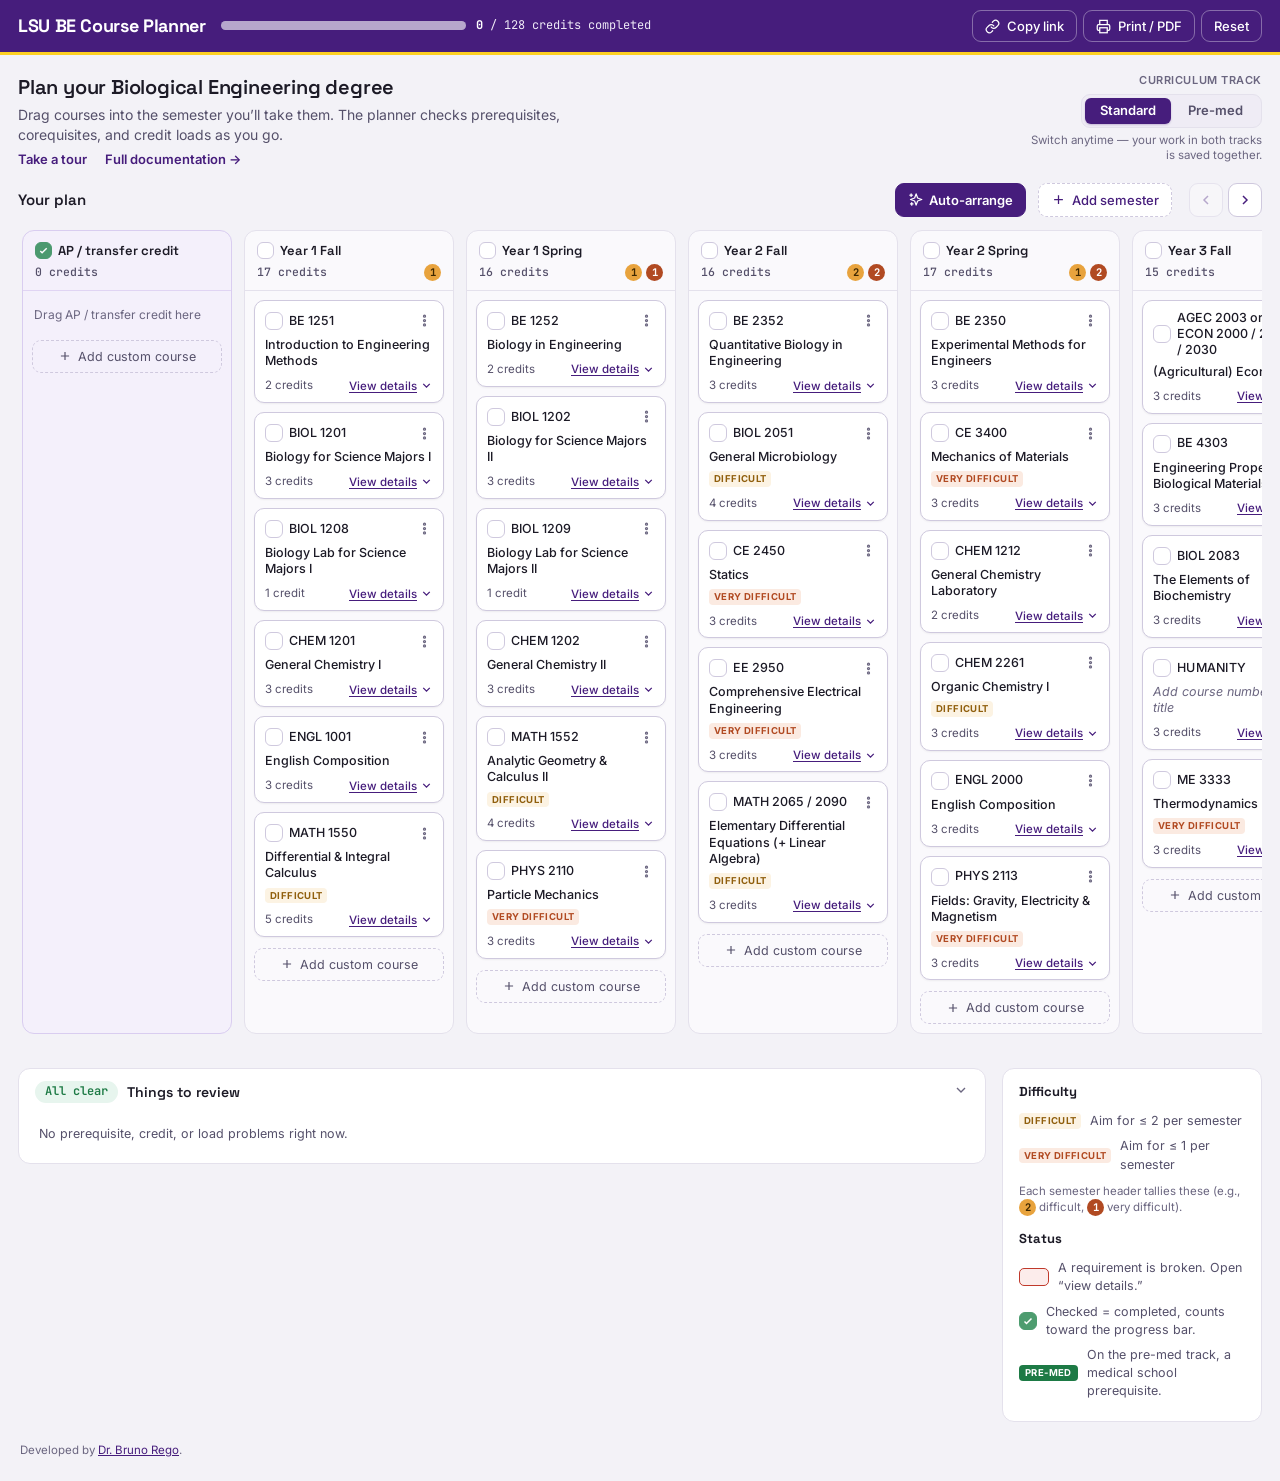
<file: index.html>
<!DOCTYPE html>
<html lang="en">
<head>
<meta charset="UTF-8">
<meta name="viewport" content="width=device-width, initial-scale=1.0">
<title>LSU BE Course Planner</title>
<link rel="preconnect" href="https://fonts.googleapis.com">
<link rel="preconnect" href="https://fonts.gstatic.com" crossorigin>
<link href="https://fonts.googleapis.com/css2?family=Space+Grotesk:wght@500;600;700&family=Inter:wght@400;500;600&family=JetBrains+Mono:wght@400;500;600&display=swap" rel="stylesheet">
<link rel="stylesheet" href="styles.css">
</head>
<body>

<header class="topbar">
  <div class="brand"><span class="mark">LSU BE Course Planner</span></div>
  <div class="prog" title="Gold = credits you’ve completed (AP / transfer counts automatically). Faint = credits in your plan.">
    <div class="track"><div class="plan" id="prog-plan"></div><div class="done" id="prog-done"></div></div>
    <span class="lbl"><b id="prog-num">0</b> / <span id="prog-target">128</span> credits completed</span>
  </div>
  <div class="spacer"></div>
  <div class="acts">
    <button class="btn" id="btn-share" title="Copy a link that reopens this exact plan">
      <svg viewBox="0 0 24 24" fill="none" stroke="currentColor" stroke-width="2" stroke-linecap="round" stroke-linejoin="round"><path d="M10 13a5 5 0 0 0 7.54.54l3-3a5 5 0 0 0-7.07-7.07l-1.72 1.71"/><path d="M14 11a5 5 0 0 0-7.54-.54l-3 3a5 5 0 0 0 7.07 7.07l1.71-1.71"/></svg>Copy link</button>
    <button class="btn" id="btn-print" title="Print or Save as PDF">
      <svg viewBox="0 0 24 24" fill="none" stroke="currentColor" stroke-width="2"><path d="M6 9V2h12v7"/><path d="M6 18H4a2 2 0 0 1-2-2v-5a2 2 0 0 1 2-2h16a2 2 0 0 1 2 2v5a2 2 0 0 1-2 2h-2"/><rect x="6" y="14" width="12" height="8"/></svg>Print / PDF</button>
    <input type="file" id="file-load" accept=".json,.xml" style="display:none">
    <button class="btn" id="btn-reset">Reset</button>
  </div>
</header>

<div class="page">
  <div class="intro">
    <div>
      <h1>Plan your Biological Engineering degree</h1>
      <p>Drag courses into the semester you’ll take them. The planner checks prerequisites, corequisites, and credit loads as you go.</p>
      <button class="htoggle" id="tour-btn">Take a tour</button>
      <a class="htoggle doclink" href="documentation.html">Full documentation →</a>
    </div>
    <div class="trackbox">
      <span class="trackcap">Curriculum track</span>
      <div class="trackswitch" role="group" aria-label="Curriculum track">
        <button class="tsw" id="tsw-standard" data-track="standard" type="button">Standard</button>
        <button class="tsw" id="tsw-premed" data-track="premed" type="button">Pre-med</button>
      </div>
      <span class="tracknote" id="track-note"></span>
    </div>
  </div>

  <div class="phead">
    <span class="t">Your plan</span>
    <span class="spacer" style="flex:1"></span>
    <button class="addterm autobtn" id="btn-auto" title="Optimally arrange every not-yet-completed course across your current semesters"><svg viewBox="0 0 24 24" fill="none" stroke="currentColor" stroke-width="2" stroke-linecap="round" stroke-linejoin="round"><path d="M5 3v4M3 5h4M6 17v4M4 19h4"/><path d="M13 3l2.4 6.6L22 12l-6.6 2.4L13 21l-2.4-6.6L4 12l6.6-2.4z"/></svg><span class="lbl"><span class="li">Auto-arrange</span><span class="lb">Arranging…</span></span></button>
    <button class="addterm" id="btn-addterm" title="Add a semester to your plan"><svg viewBox="0 0 24 24" fill="none" stroke="currentColor" stroke-width="2"><path d="M12 5v14M5 12h14"/></svg>Add semester</button>
    <div style="display:inline-flex;gap:5px;margin-left:5px">
      <button class="chev" id="sc-left" title="Scroll left" aria-label="Scroll left"><svg viewBox="0 0 24 24" fill="none" stroke="currentColor" stroke-width="2.2"><path d="M15 18l-6-6 6-6"/></svg></button>
      <button class="chev" id="sc-right" title="Scroll right" aria-label="Scroll right"><svg viewBox="0 0 24 24" fill="none" stroke="currentColor" stroke-width="2.2"><path d="M9 18l6-6-6-6"/></svg></button>
    </div>
  </div>

  <div class="ledger" id="ledger"></div>

  <div class="foot">
    <section class="issues" id="issues">
      <div class="ih" id="ih">
        <span class="p clear" id="ipill">All clear</span>
        <span class="tt">Things to review</span>
        <span class="c2"><svg viewBox="0 0 24 24" width="16" height="16" fill="none" stroke="currentColor" stroke-width="2"><path d="M6 9l6 6 6-6"/></svg></span>
      </div>
      <div class="ib" id="ib"></div>
    </section>
    <aside class="legend">
      <h4>Difficulty</h4>
      <div class="lg"><span class="t-dbadge avg">difficult</span> Aim for ≤ 2 per semester</div>
      <div class="lg"><span class="t-dbadge most">very difficult</span> Aim for ≤ 1 per semester</div>
      <div class="note">Each semester header tallies these (e.g., <span class="tcount avg">2</span> difficult, <span class="tcount most">1</span> very difficult).</div>
      <h4 style="margin-top:14px">Status</h4>
      <div class="lg"><span class="sq" style="border-color:var(--bad-edge);background:var(--bad-tint)"></span> A requirement is broken. Open “view details.”</div>
      <div class="lg"><span class="t-done locked"><svg viewBox="0 0 24 24" fill="none" stroke="currentColor" stroke-width="3"><path d="M5 13l4 4L19 7"/></svg></span> Checked = completed, counts toward the progress bar.</div>
      <div class="lg"><span class="t-premed">Pre-med</span> On the pre-med track, a medical school prerequisite.</div>
    </aside>
  </div>
  <p class="credit-line">Developed by <a href="https://www.lsu.edu/eng/bae/people/faculty/bruno-rego.php" target="_blank" rel="noopener">Dr. Bruno Rego</a>.</p>
</div>

<div id="pop-host"></div>
<div class="toasts" id="toasts"></div>

<script src="planner.js"></script>
<script src="fflate.min.js"></script>
<script src="app.js"></script>
<script src="tour.js"></script>
</body>
</html>
</file>
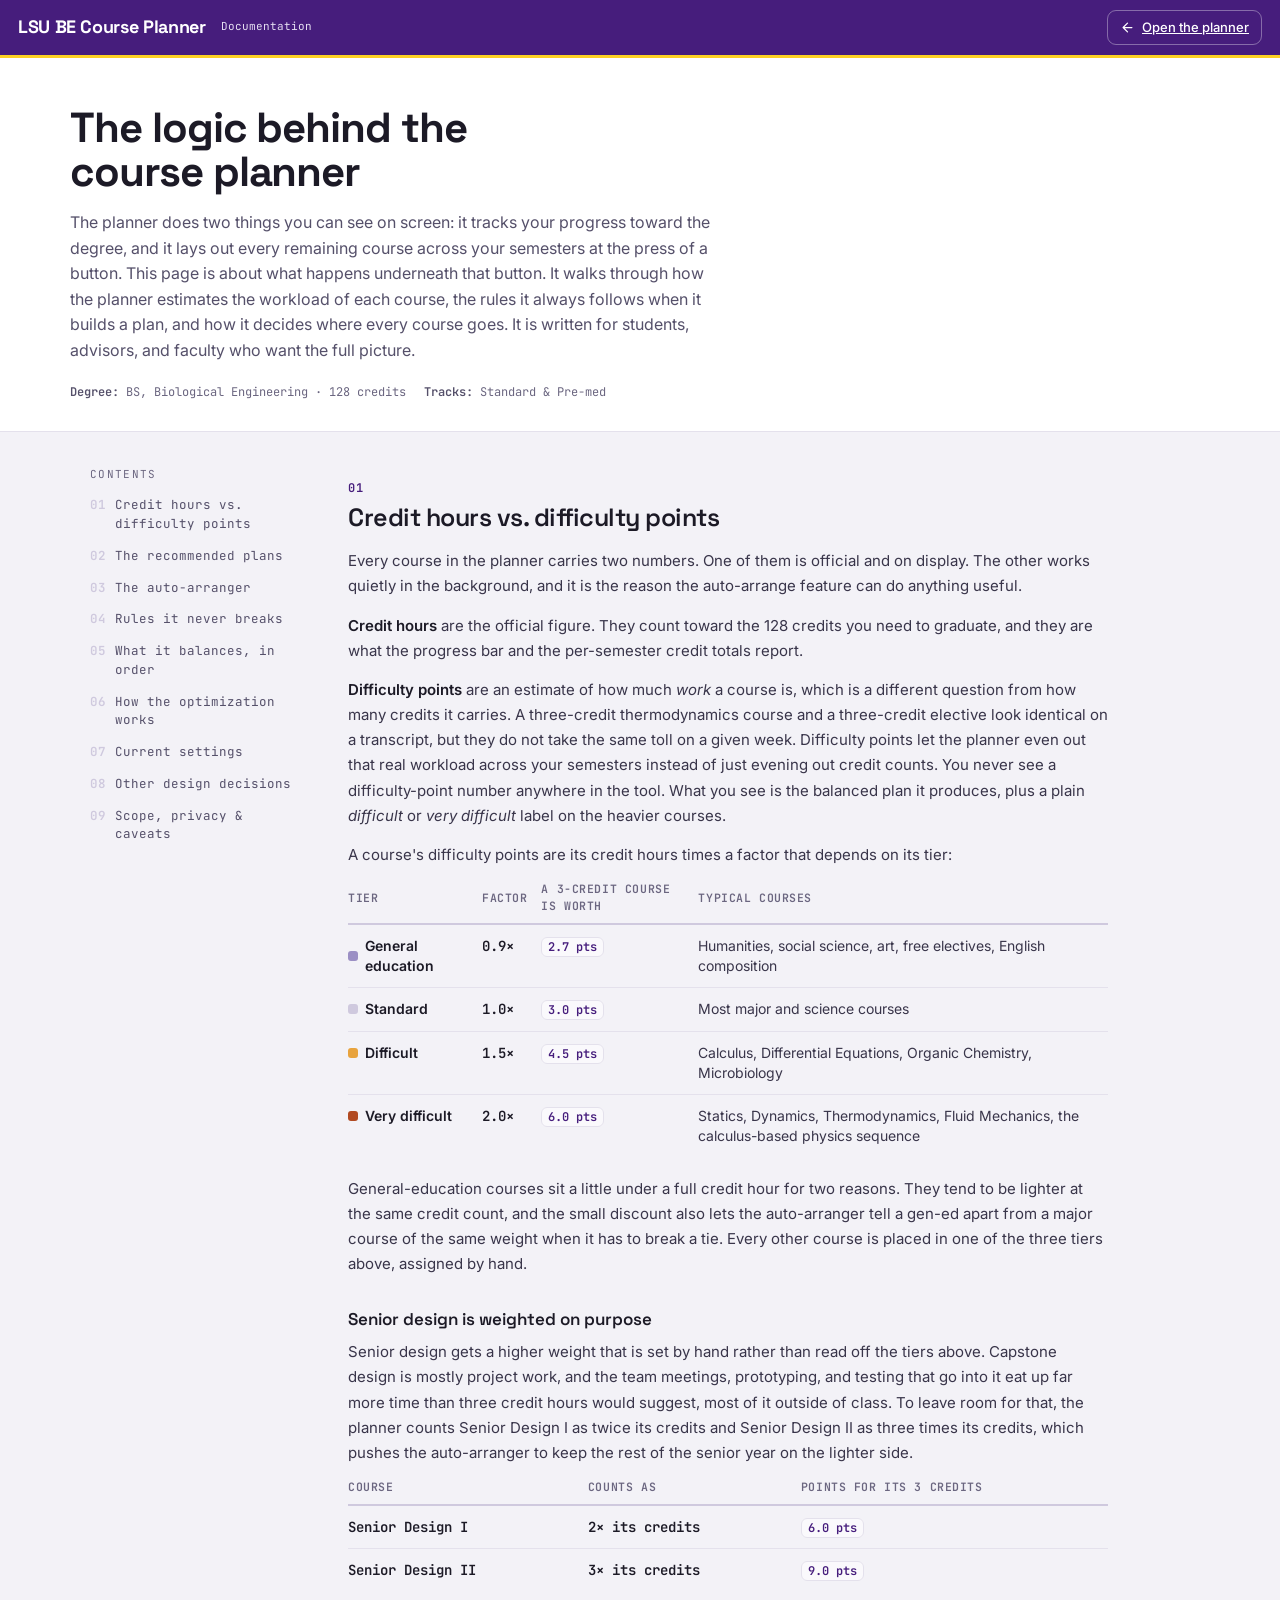
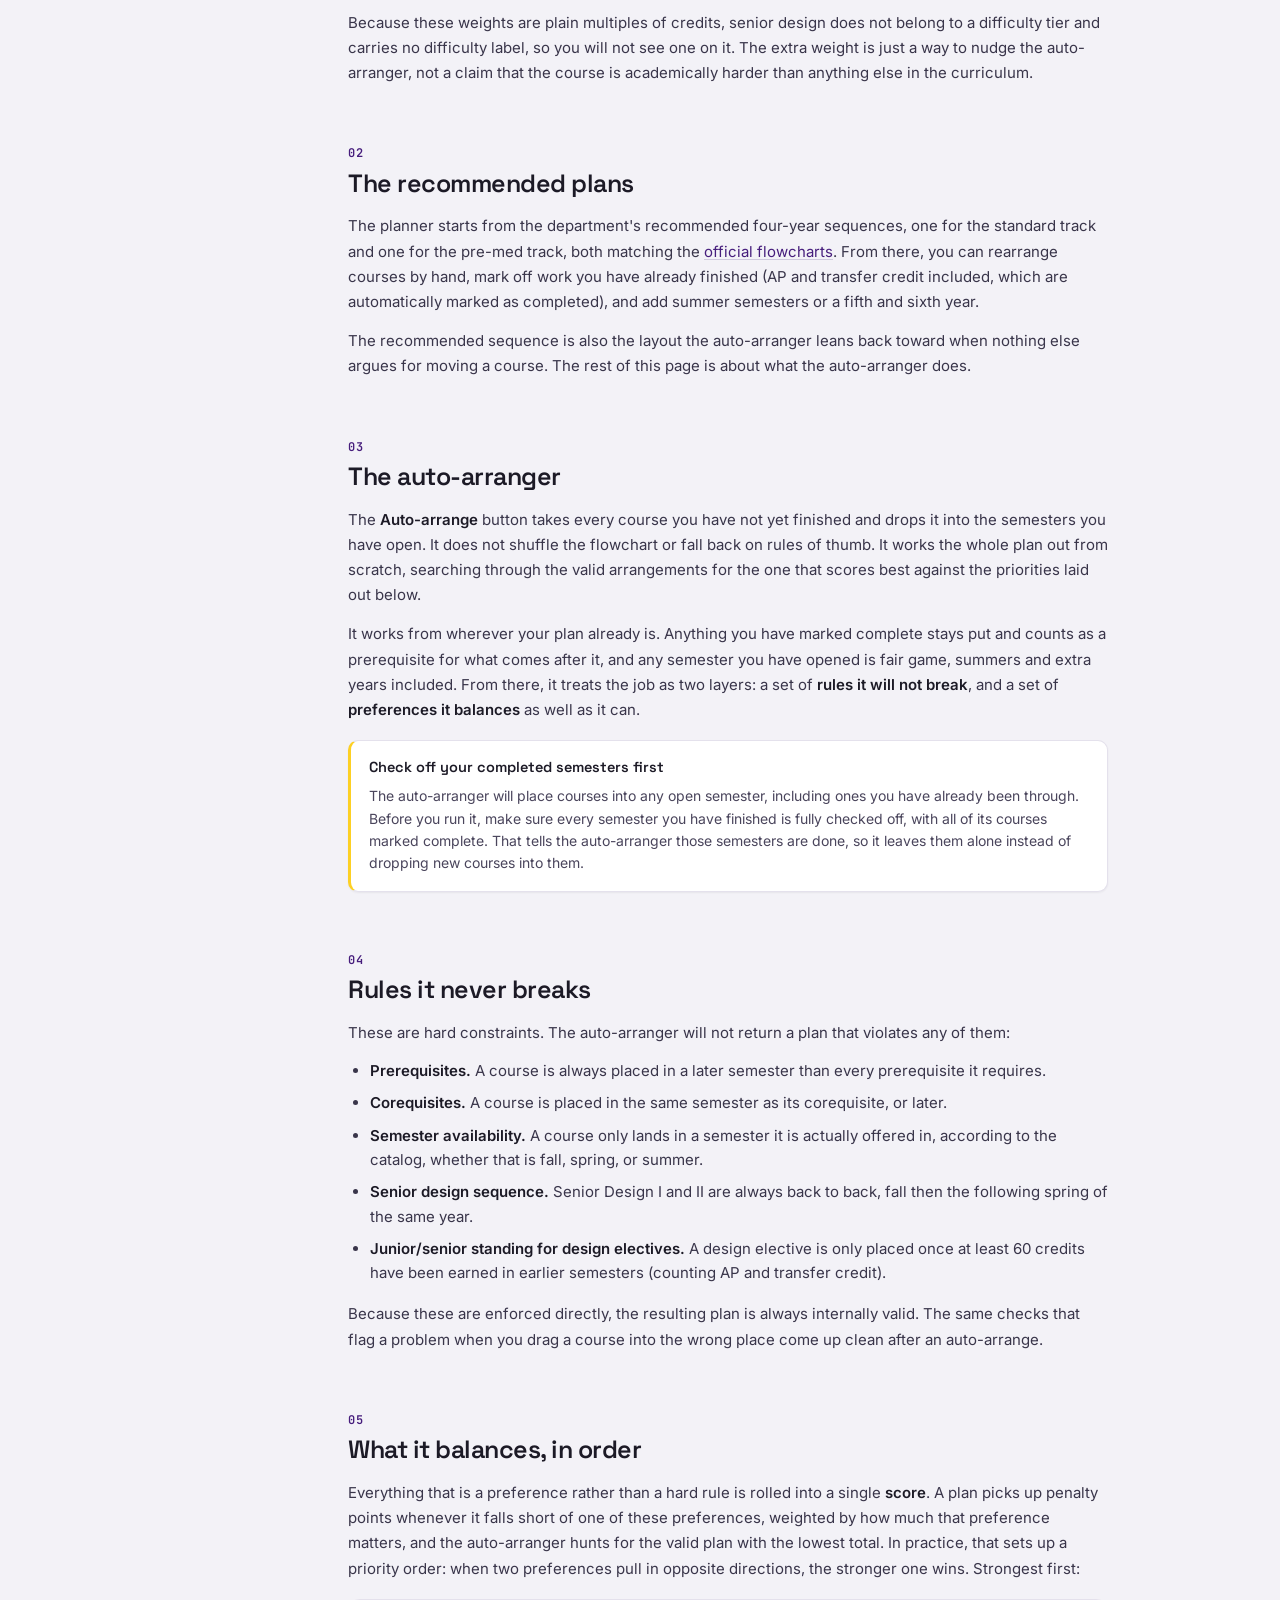
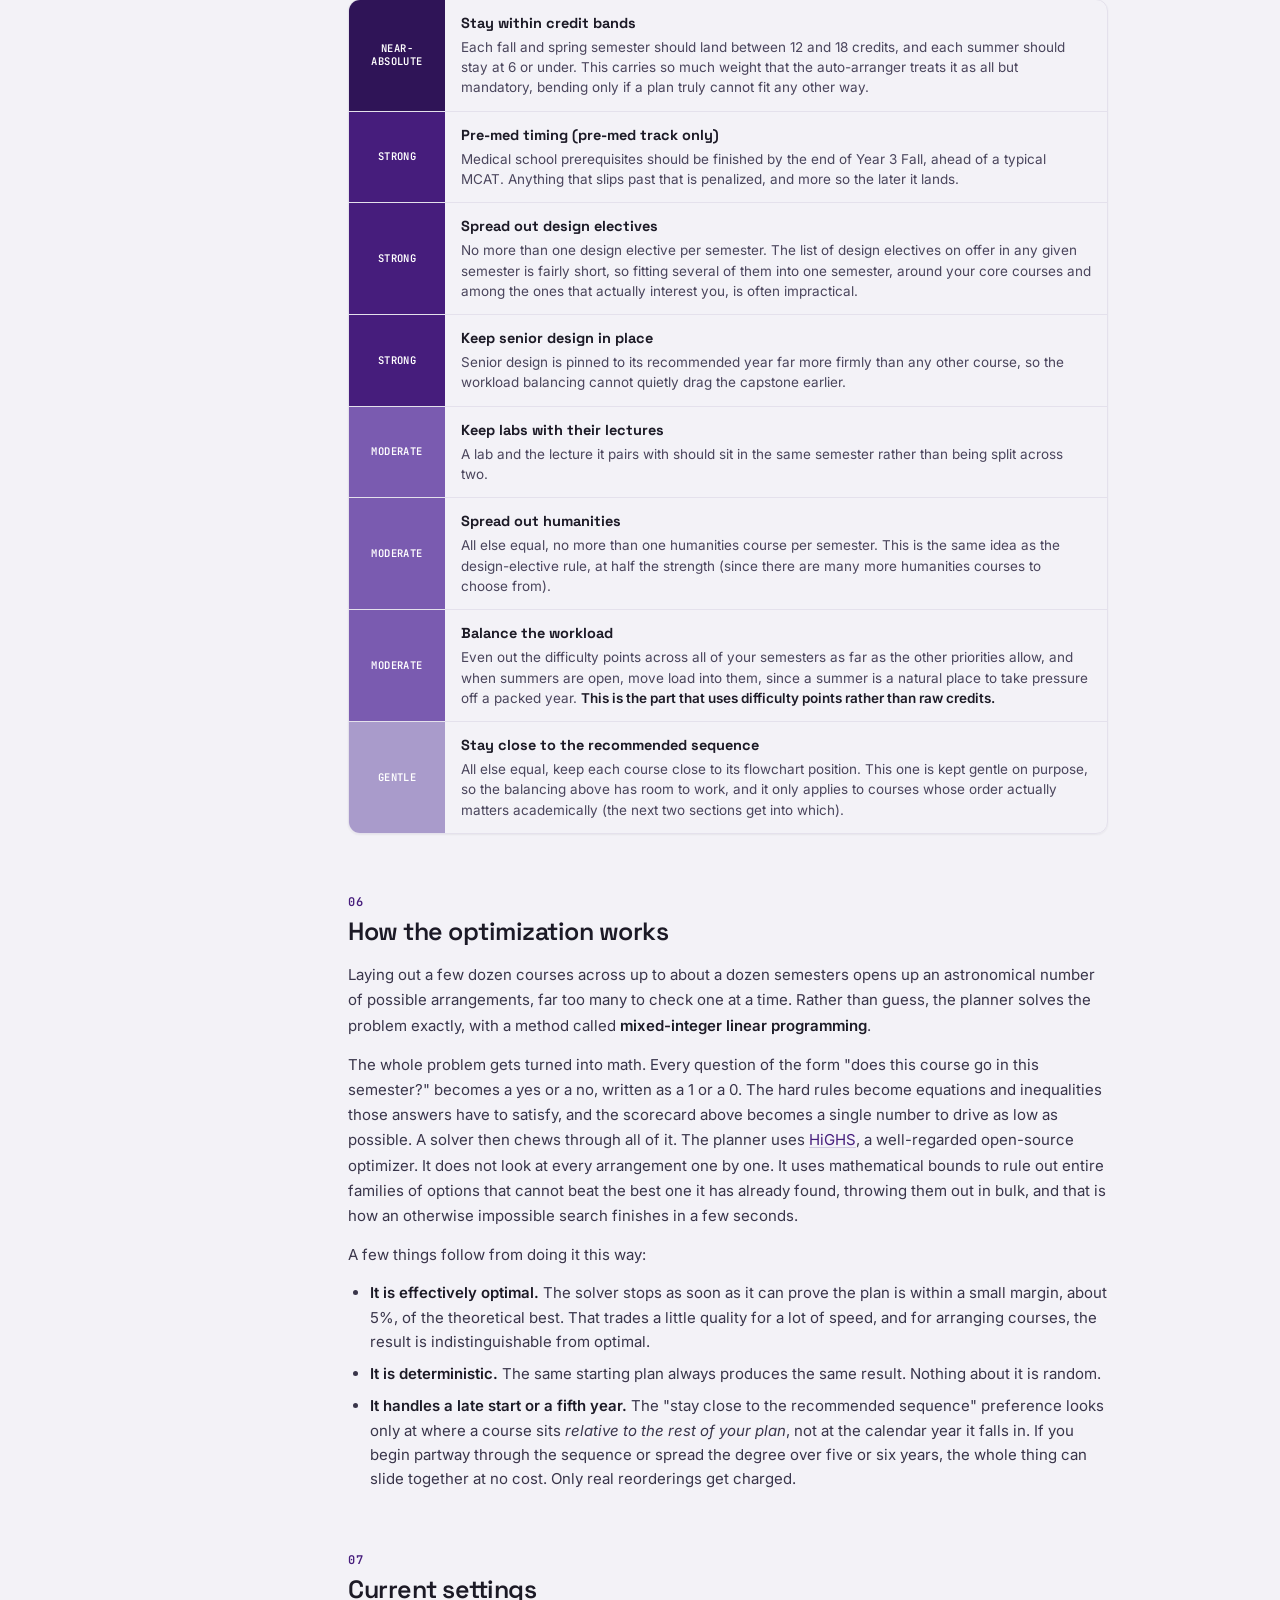
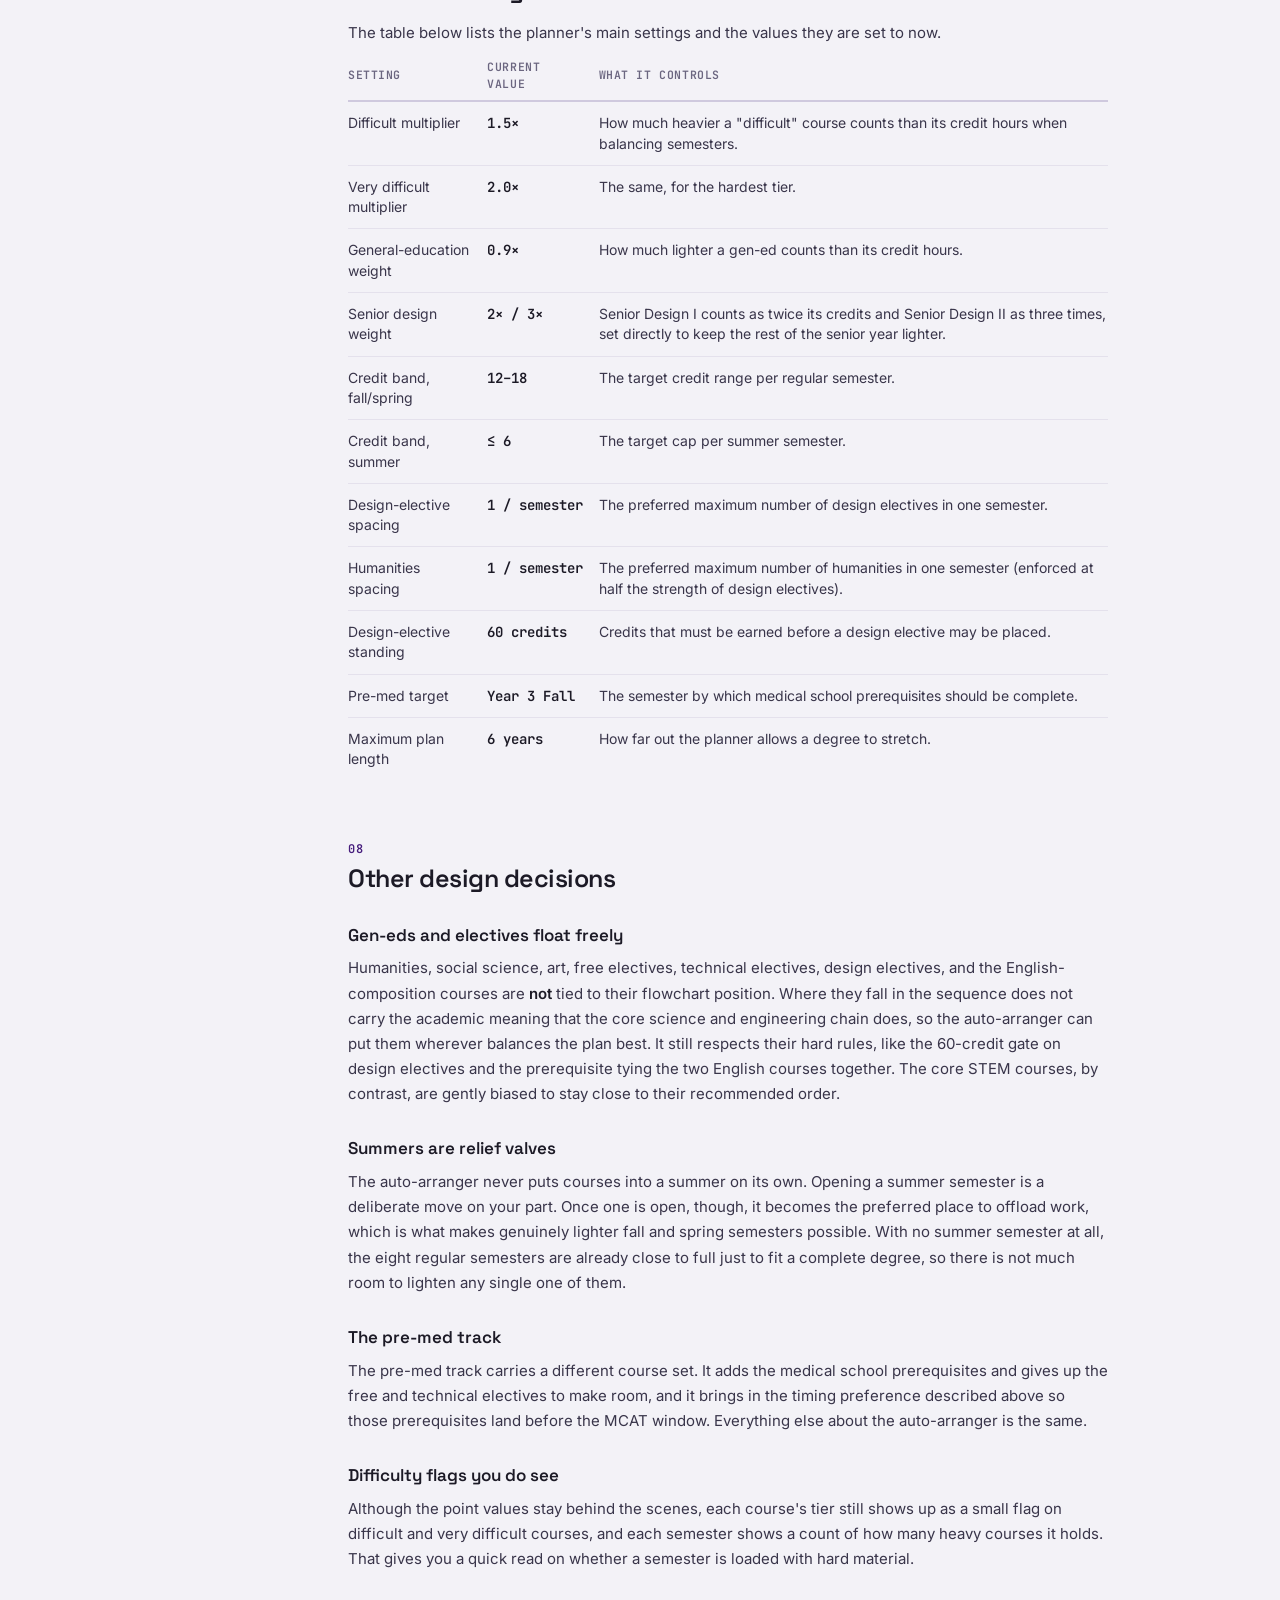
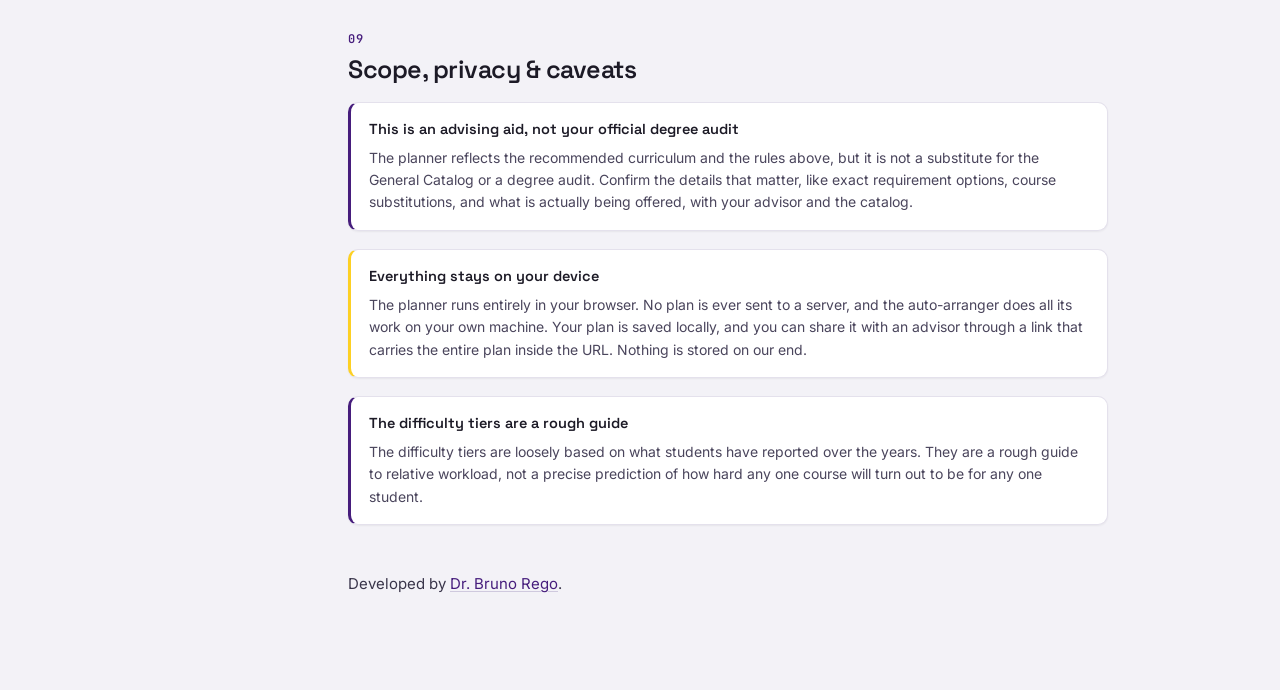
<file: documentation.html>
<!DOCTYPE html>
<html lang="en">
<head>
<meta charset="UTF-8">
<meta name="viewport" content="width=device-width, initial-scale=1.0">
<title>LSU BE Course Planner: How It Works</title>
<link rel="preconnect" href="https://fonts.googleapis.com">
<link rel="preconnect" href="https://fonts.gstatic.com" crossorigin>
<link href="https://fonts.googleapis.com/css2?family=Space+Grotesk:wght@500;600;700&family=Inter:wght@400;500;600&family=JetBrains+Mono:wght@400;500;600&display=swap" rel="stylesheet">
<link rel="stylesheet" href="styles.css">
<style>
  /* ----- documentation-only styles (the planner's tokens, a reading layout) ----- */
  .doc-hero{background:var(--surface);border-bottom:1px solid var(--line);padding:38px 20px 30px;}
  .doc-hero-in{max-width:1140px;margin:0 auto;}
  .doc-eyebrow{font-family:var(--f-mono);font-size:12px;letter-spacing:.14em;text-transform:uppercase;color:var(--purple);font-weight:600;}
  .doc-hero h1{font-family:var(--f-disp);font-weight:700;letter-spacing:-.025em;font-size:clamp(28px,4.4vw,42px);line-height:1.05;margin:10px 0 0;color:var(--ink);max-width:18ch;}
  .doc-hero p{font-size:16px;line-height:1.6;color:var(--ink-soft);max-width:64ch;margin:16px 0 0;}
  .doc-meta{margin-top:20px;font-family:var(--f-mono);font-size:12px;color:var(--ink-faint);display:flex;gap:18px;flex-wrap:wrap;}
  .doc-meta b{color:var(--ink-soft);font-weight:600;}

  .doc-shell{max-width:1140px;margin:0 auto;padding:34px 20px 80px;display:grid;grid-template-columns:210px minmax(0,1fr);gap:48px;align-items:start;}
  .toc{position:sticky;top:74px;font-family:var(--f-mono);font-size:12.5px;line-height:1.5;}
  .toc .toc-h{text-transform:uppercase;letter-spacing:.12em;color:var(--ink-faint);font-size:11px;margin-bottom:12px;}
  .toc ol{list-style:none;margin:0;padding:0;counter-reset:toc;}
  .toc li{counter-increment:toc;margin:0 0 9px;}
  .toc a{display:flex;gap:9px;color:var(--ink-soft);text-decoration:none;padding:2px 0;border-left:2px solid transparent;padding-left:12px;margin-left:-14px;transition:color .12s,border-color .12s;}
  .toc a::before{content:counter(toc,decimal-leading-zero);color:var(--line-strong);font-weight:600;}
  .toc a:hover{color:var(--purple);border-left-color:var(--gold);}

  .doc-main{max-width:760px;min-width:0;}
  .doc-main section{padding-top:14px;margin-bottom:46px;scroll-margin-top:72px;}
  .doc-main section>.num{font-family:var(--f-mono);font-size:12px;color:var(--purple);font-weight:600;letter-spacing:.08em;}
  .doc-main h2{font-family:var(--f-disp);font-weight:600;letter-spacing:-.02em;font-size:25px;line-height:1.15;margin:6px 0 16px;color:var(--ink);}
  .doc-main h3{font-family:var(--f-disp);font-weight:600;font-size:17px;margin:30px 0 8px;color:var(--ink);}
  .doc-main p{font-size:15px;line-height:1.68;color:#39354a;margin:0 0 14px;}
  .doc-main li{font-size:15px;line-height:1.62;color:#39354a;margin:0 0 8px;}
  .doc-main ul,.doc-main ol{padding-left:22px;margin:0 0 16px;}
  .doc-main strong{color:var(--ink);font-weight:600;}
  .doc-main a{color:var(--purple);text-decoration:underline;text-decoration-color:var(--line-strong);text-underline-offset:2px;}
  .lead{font-size:16.5px!important;line-height:1.6!important;color:var(--ink-soft)!important;}

  .pts{font-family:var(--f-mono);font-size:.86em;font-weight:600;background:var(--surface-2);border:1px solid var(--line);border-radius:6px;padding:1px 6px;color:var(--purple);white-space:nowrap;}
  code{font-family:var(--f-mono);font-size:.86em;background:var(--surface-2);border:1px solid var(--line);border-radius:5px;padding:1px 5px;color:var(--hardest-edge);}

  table.doc-tbl{width:100%;border-collapse:collapse;margin:8px 0 18px;font-size:14px;}
  .doc-tbl th{text-align:left;font-family:var(--f-mono);font-size:11.5px;letter-spacing:.05em;text-transform:uppercase;color:var(--ink-faint);font-weight:600;border-bottom:2px solid var(--line-strong);padding:0 14px 8px 0;}
  .doc-tbl td{border-bottom:1px solid var(--line);padding:11px 14px 11px 0;color:#39354a;vertical-align:top;line-height:1.45;}
  .doc-tbl td:last-child,.doc-tbl th:last-child{padding-right:0;}
  .doc-tbl tr:last-child td{border-bottom:none;}
  .doc-tbl .mono{font-family:var(--f-mono);font-weight:600;color:var(--ink);white-space:nowrap;}

  .tier{display:inline-flex;align-items:center;gap:7px;font-weight:600;color:var(--ink);}
  .tier .dot{width:10px;height:10px;border-radius:3px;flex:none;}
  .dot.normal{background:var(--line-strong);}
  .dot.gened{background:#9b8fc4;}
  .dot.hard{background:var(--hard-edge);}
  .dot.hardest{background:var(--hardest-edge);}

  .callout{border:1px solid var(--line);border-left:3px solid var(--purple);background:var(--surface);border-radius:10px;padding:16px 18px;margin:18px 0;box-shadow:var(--shadow-sm);}
  .callout.gold{border-left-color:var(--gold);}
  .callout.warm{border-left-color:var(--hard-edge);}
  .credit-line{margin:20px 2px 4px;font-size:11.5px;color:var(--ink-faint);}
  .credit-line a{color:var(--purple);}
  .callout h4{font-family:var(--f-disp);font-weight:600;font-size:14.5px;margin:0 0 7px;color:var(--ink);}
  .callout p{font-size:14px;line-height:1.6;margin:0 0 8px;color:#4a455c;}
  .callout p:last-child{margin:0;}

  .scorecard{border:1px solid var(--line);border-radius:12px;overflow:hidden;margin:18px 0;box-shadow:var(--shadow-sm);}
  .score-row{display:grid;grid-template-columns:96px 1fr;gap:0;border-bottom:1px solid var(--line);}
  .score-row:last-child{border-bottom:none;}
  .score-strength{display:flex;align-items:center;justify-content:center;text-align:center;font-family:var(--f-mono);font-size:10.5px;letter-spacing:.04em;text-transform:uppercase;font-weight:600;color:#fff;padding:14px 8px;line-height:1.3;}
  .s-abs{background:var(--purple-deep);}
  .s-strong{background:var(--purple);}
  .s-med{background:#7a5bb0;}
  .s-soft{background:#a99bcb;}
  .score-body{padding:13px 16px;}
  .score-body b{font-family:var(--f-disp);font-size:14.5px;color:var(--ink);display:block;margin-bottom:3px;}
  .score-body span{font-size:13.5px;line-height:1.5;color:#4a455c;}

  .doc-foot{border-top:1px solid var(--line);max-width:1140px;margin:0 auto;padding:24px 20px 60px;font-family:var(--f-mono);font-size:12px;color:var(--ink-faint);line-height:1.6;}

  @media (max-width:880px){
    .doc-shell{grid-template-columns:1fr;gap:0;}
    .toc{position:static;border:1px solid var(--line);border-radius:10px;padding:16px 18px;margin-bottom:30px;background:var(--surface);}
    .toc ol{columns:2;column-gap:24px;}
    .score-row{grid-template-columns:80px 1fr;}
    .doc-main section{scroll-margin-top:100px;}
  }
</style>
</head>
<body>

<header class="topbar">
  <div class="brand"><span class="mark">LSU BE Course Planner</span></div>
  <span class="chip" style="min-width:auto">Documentation</span>
  <div class="spacer"></div>
  <div class="acts"><a class="btn" href="index.html"><svg viewBox="0 0 24 24" fill="none" stroke="currentColor" stroke-width="2" stroke-linecap="round" stroke-linejoin="round"><path d="M19 12H5M12 19l-7-7 7-7"/></svg>Open the planner</a></div>
</header>

<div class="doc-hero">
  <div class="doc-hero-in">
    <h1>The logic behind the course planner</h1>
    <p>The planner does two things you can see on screen: it tracks your progress toward the degree, and it lays out every remaining course across your semesters at the press of a button. This page is about what happens underneath that button. It walks through how the planner estimates the workload of each course, the rules it always follows when it builds a plan, and how it decides where every course goes. It is written for students, advisors, and faculty who want the full picture.</p>
    <div class="doc-meta"><span><b>Degree:</b> BS, Biological Engineering · 128 credits</span><span><b>Tracks:</b> Standard &amp; Pre-med</span></div>
  </div>
</div>

<div class="doc-shell">
  <nav class="toc" aria-label="Contents">
    <div class="toc-h">Contents</div>
    <ol>
      <li><a href="#points">Credit hours vs. difficulty points</a></li>
      <li><a href="#plans">The recommended plans</a></li>
      <li><a href="#arranger">The auto-arranger</a></li>
      <li><a href="#rules">Rules it never breaks</a></li>
      <li><a href="#priorities">What it balances, in order</a></li>
      <li><a href="#algorithm">How the optimization works</a></li>
      <li><a href="#knobs">Current settings</a></li>
      <li><a href="#decisions">Other design decisions</a></li>
      <li><a href="#scope">Scope, privacy &amp; caveats</a></li>
    </ol>
  </nav>

  <main class="doc-main">

    <section id="points">
      <div class="num">01</div>
      <h2>Credit hours vs. difficulty points</h2>
      <p>Every course in the planner carries two numbers. One of them is official and on display. The other works quietly in the background, and it is the reason the auto-arrange feature can do anything useful.</p>
      <p><strong>Credit hours</strong> are the official figure. They count toward the 128 credits you need to graduate, and they are what the progress bar and the per-semester credit totals report.</p>
      <p><strong>Difficulty points</strong> are an estimate of how much <em>work</em> a course is, which is a different question from how many credits it carries. A three-credit thermodynamics course and a three-credit elective look identical on a transcript, but they do not take the same toll on a given week. Difficulty points let the planner even out that real workload across your semesters instead of just evening out credit counts. You never see a difficulty-point number anywhere in the tool. What you see is the balanced plan it produces, plus a plain <em>difficult</em> or <em>very difficult</em> label on the heavier courses.</p>

      <p>A course's difficulty points are its credit hours times a factor that depends on its tier:</p>
      <table class="doc-tbl">
        <thead><tr><th>Tier</th><th>Factor</th><th>A 3-credit course is worth</th><th>Typical courses</th></tr></thead>
        <tbody>
          <tr><td><span class="tier"><span class="dot gened"></span>General education</span></td><td class="mono">0.9×</td><td><span class="pts">2.7 pts</span></td><td>Humanities, social science, art, free electives, English composition</td></tr>
          <tr><td><span class="tier"><span class="dot normal"></span>Standard</span></td><td class="mono">1.0×</td><td><span class="pts">3.0 pts</span></td><td>Most major and science courses</td></tr>
          <tr><td><span class="tier"><span class="dot hard"></span>Difficult</span></td><td class="mono">1.5×</td><td><span class="pts">4.5 pts</span></td><td>Calculus, Differential Equations, Organic Chemistry, Microbiology</td></tr>
          <tr><td><span class="tier"><span class="dot hardest"></span>Very difficult</span></td><td class="mono">2.0×</td><td><span class="pts">6.0 pts</span></td><td>Statics, Dynamics, Thermodynamics, Fluid Mechanics, the calculus-based physics sequence</td></tr>
        </tbody>
      </table>
      <p>General-education courses sit a little under a full credit hour for two reasons. They tend to be lighter at the same credit count, and the small discount also lets the auto-arranger tell a gen-ed apart from a major course of the same weight when it has to break a tie. Every other course is placed in one of the three tiers above, assigned by hand.</p>

      <h3>Senior design is weighted on purpose</h3>
      <p>Senior design gets a higher weight that is set by hand rather than read off the tiers above. Capstone design is mostly project work, and the team meetings, prototyping, and testing that go into it eat up far more time than three credit hours would suggest, most of it outside of class. To leave room for that, the planner counts Senior Design I as twice its credits and Senior Design II as three times its credits, which pushes the auto-arranger to keep the rest of the senior year on the lighter side.</p>
      <table class="doc-tbl">
        <thead><tr><th>Course</th><th>Counts as</th><th>Points for its 3 credits</th></tr></thead>
        <tbody>
          <tr><td class="mono">Senior Design I</td><td class="mono">2× its credits</td><td><span class="pts">6.0 pts</span></td></tr>
          <tr><td class="mono">Senior Design II</td><td class="mono">3× its credits</td><td><span class="pts">9.0 pts</span></td></tr>
        </tbody>
      </table>
      <p>Because these weights are plain multiples of credits, senior design does not belong to a difficulty tier and carries no difficulty label, so you will not see one on it. The extra weight is just a way to nudge the auto-arranger, not a claim that the course is academically harder than anything else in the curriculum.</p>
    </section>

    <section id="plans">
      <div class="num">02</div>
      <h2>The recommended plans</h2>
      <p>The planner starts from the department's recommended four-year sequences, one for the standard track and one for the pre-med track, both matching the <a href="https://www.lsu.edu/eng/bae/students/undergraduate/course-flowcharts.php" target="_blank" rel="noopener">official flowcharts</a>. From there, you can rearrange courses by hand, mark off work you have already finished (AP and transfer credit included, which are automatically marked as completed), and add summer semesters or a fifth and sixth year.</p>
      <p>The recommended sequence is also the layout the auto-arranger leans back toward when nothing else argues for moving a course. The rest of this page is about what the auto-arranger does.</p>
    </section>

    <section id="arranger">
      <div class="num">03</div>
      <h2>The auto-arranger</h2>
      <p>The <strong>Auto-arrange</strong> button takes every course you have not yet finished and drops it into the semesters you have open. It does not shuffle the flowchart or fall back on rules of thumb. It works the whole plan out from scratch, searching through the valid arrangements for the one that scores best against the priorities laid out below.</p>
      <p>It works from wherever your plan already is. Anything you have marked complete stays put and counts as a prerequisite for what comes after it, and any semester you have opened is fair game, summers and extra years included. From there, it treats the job as two layers: a set of <strong>rules it will not break</strong>, and a set of <strong>preferences it balances</strong> as well as it can.</p>
      <div class="callout gold">
        <h4>Check off your completed semesters first</h4>
        <p>The auto-arranger will place courses into any open semester, including ones you have already been through. Before you run it, make sure every semester you have finished is fully checked off, with all of its courses marked complete. That tells the auto-arranger those semesters are done, so it leaves them alone instead of dropping new courses into them.</p>
      </div>
    </section>

    <section id="rules">
      <div class="num">04</div>
      <h2>Rules it never breaks</h2>
      <p>These are hard constraints. The auto-arranger will not return a plan that violates any of them:</p>
      <ul>
        <li><strong>Prerequisites.</strong> A course is always placed in a later semester than every prerequisite it requires.</li>
        <li><strong>Corequisites.</strong> A course is placed in the same semester as its corequisite, or later.</li>
        <li><strong>Semester availability.</strong> A course only lands in a semester it is actually offered in, according to the catalog, whether that is fall, spring, or summer.</li>
        <li><strong>Senior design sequence.</strong> Senior Design I and II are always back to back, fall then the following spring of the same year.</li>
        <li><strong>Junior/senior standing for design electives.</strong> A design elective is only placed once at least 60 credits have been earned in earlier semesters (counting AP and transfer credit).</li>
      </ul>
      <p>Because these are enforced directly, the resulting plan is always internally valid. The same checks that flag a problem when you drag a course into the wrong place come up clean after an auto-arrange.</p>
    </section>

    <section id="priorities">
      <div class="num">05</div>
      <h2>What it balances, in order</h2>
      <p>Everything that is a preference rather than a hard rule is rolled into a single <strong>score</strong>. A plan picks up penalty points whenever it falls short of one of these preferences, weighted by how much that preference matters, and the auto-arranger hunts for the valid plan with the lowest total. In practice, that sets up a priority order: when two preferences pull in opposite directions, the stronger one wins. Strongest first:</p>

      <div class="scorecard">
        <div class="score-row"><div class="score-strength s-abs">Near-<br>absolute</div><div class="score-body"><b>Stay within credit bands</b><span>Each fall and spring semester should land between 12 and 18 credits, and each summer should stay at 6 or under. This carries so much weight that the auto-arranger treats it as all but mandatory, bending only if a plan truly cannot fit any other way.</span></div></div>
        <div class="score-row"><div class="score-strength s-strong">Strong</div><div class="score-body"><b>Pre-med timing (pre-med track only)</b><span>Medical school prerequisites should be finished by the end of Year 3 Fall, ahead of a typical MCAT. Anything that slips past that is penalized, and more so the later it lands.</span></div></div>
        <div class="score-row"><div class="score-strength s-strong">Strong</div><div class="score-body"><b>Spread out design electives</b><span>No more than one design elective per semester. The list of design electives on offer in any given semester is fairly short, so fitting several of them into one semester, around your core courses and among the ones that actually interest you, is often impractical.</span></div></div>
        <div class="score-row"><div class="score-strength s-strong">Strong</div><div class="score-body"><b>Keep senior design in place</b><span>Senior design is pinned to its recommended year far more firmly than any other course, so the workload balancing cannot quietly drag the capstone earlier.</span></div></div>
        <div class="score-row"><div class="score-strength s-med">Moderate</div><div class="score-body"><b>Keep labs with their lectures</b><span>A lab and the lecture it pairs with should sit in the same semester rather than being split across two.</span></div></div>
        <div class="score-row"><div class="score-strength s-med">Moderate</div><div class="score-body"><b>Spread out humanities</b><span>All else equal, no more than one humanities course per semester. This is the same idea as the design-elective rule, at half the strength (since there are many more humanities courses to choose from).</span></div></div>
        <div class="score-row"><div class="score-strength s-med">Moderate</div><div class="score-body"><b>Balance the workload</b><span>Even out the difficulty points across all of your semesters as far as the other priorities allow, and when summers are open, move load into them, since a summer is a natural place to take pressure off a packed year. <strong>This is the part that uses difficulty points rather than raw credits.</strong></span></div></div>
        <div class="score-row"><div class="score-strength s-soft">Gentle</div><div class="score-body"><b>Stay close to the recommended sequence</b><span>All else equal, keep each course close to its flowchart position. This one is kept gentle on purpose, so the balancing above has room to work, and it only applies to courses whose order actually matters academically (the next two sections get into which).</span></div></div>
      </div>
    </section>

    <section id="algorithm">
      <div class="num">06</div>
      <h2>How the optimization works</h2>
      <p>Laying out a few dozen courses across up to about a dozen semesters opens up an astronomical number of possible arrangements, far too many to check one at a time. Rather than guess, the planner solves the problem exactly, with a method called <strong>mixed-integer linear programming</strong>.</p>
      <p>The whole problem gets turned into math. Every question of the form "does this course go in this semester?" becomes a yes or a no, written as a 1 or a 0. The hard rules become equations and inequalities those answers have to satisfy, and the scorecard above becomes a single number to drive as low as possible. A solver then chews through all of it. The planner uses <a href="https://highs.dev/" target="_blank" rel="noopener">HiGHS</a>, a well-regarded open-source optimizer. It does not look at every arrangement one by one. It uses mathematical bounds to rule out entire families of options that cannot beat the best one it has already found, throwing them out in bulk, and that is how an otherwise impossible search finishes in a few seconds.</p>
      <p>A few things follow from doing it this way:</p>
      <ul>
        <li><strong>It is effectively optimal.</strong> The solver stops as soon as it can prove the plan is within a small margin, about 5%, of the theoretical best. That trades a little quality for a lot of speed, and for arranging courses, the result is indistinguishable from optimal.</li>
        <li><strong>It is deterministic.</strong> The same starting plan always produces the same result. Nothing about it is random.</li>
        <li><strong>It handles a late start or a fifth year.</strong> The "stay close to the recommended sequence" preference looks only at where a course sits <em>relative to the rest of your plan</em>, not at the calendar year it falls in. If you begin partway through the sequence or spread the degree over five or six years, the whole thing can slide together at no cost. Only real reorderings get charged.</li>
      </ul>
    </section>

    <section id="knobs">
      <div class="num">07</div>
      <h2>Current settings</h2>
      <p>The table below lists the planner's main settings and the values they are set to now.</p>
      <table class="doc-tbl">
        <thead><tr><th>Setting</th><th>Current value</th><th>What it controls</th></tr></thead>
        <tbody>
          <tr><td>Difficult multiplier</td><td class="mono">1.5×</td><td>How much heavier a "difficult" course counts than its credit hours when balancing semesters.</td></tr>
          <tr><td>Very difficult multiplier</td><td class="mono">2.0×</td><td>The same, for the hardest tier.</td></tr>
          <tr><td>General-education weight</td><td class="mono">0.9×</td><td>How much lighter a gen-ed counts than its credit hours.</td></tr>
          <tr><td>Senior design weight</td><td class="mono">2× / 3×</td><td>Senior Design I counts as twice its credits and Senior Design II as three times, set directly to keep the rest of the senior year lighter.</td></tr>
          <tr><td>Credit band, fall/spring</td><td class="mono">12–18</td><td>The target credit range per regular semester.</td></tr>
          <tr><td>Credit band, summer</td><td class="mono">≤ 6</td><td>The target cap per summer semester.</td></tr>
          <tr><td>Design-elective spacing</td><td class="mono">1 / semester</td><td>The preferred maximum number of design electives in one semester.</td></tr>
          <tr><td>Humanities spacing</td><td class="mono">1 / semester</td><td>The preferred maximum number of humanities in one semester (enforced at half the strength of design electives).</td></tr>
          <tr><td>Design-elective standing</td><td class="mono">60 credits</td><td>Credits that must be earned before a design elective may be placed.</td></tr>
          <tr><td>Pre-med target</td><td class="mono">Year 3 Fall</td><td>The semester by which medical school prerequisites should be complete.</td></tr>
          <tr><td>Maximum plan length</td><td class="mono">6 years</td><td>How far out the planner allows a degree to stretch.</td></tr>
        </tbody>
      </table>
    </section>

    <section id="decisions">
      <div class="num">08</div>
      <h2>Other design decisions</h2>

      <h3>Gen-eds and electives float freely</h3>
      <p>Humanities, social science, art, free electives, technical electives, design electives, and the English-composition courses are <strong>not</strong> tied to their flowchart position. Where they fall in the sequence does not carry the academic meaning that the core science and engineering chain does, so the auto-arranger can put them wherever balances the plan best. It still respects their hard rules, like the 60-credit gate on design electives and the prerequisite tying the two English courses together. The core STEM courses, by contrast, are gently biased to stay close to their recommended order.</p>

      <h3>Summers are relief valves</h3>
      <p>The auto-arranger never puts courses into a summer on its own. Opening a summer semester is a deliberate move on your part. Once one is open, though, it becomes the preferred place to offload work, which is what makes genuinely lighter fall and spring semesters possible. With no summer semester at all, the eight regular semesters are already close to full just to fit a complete degree, so there is not much room to lighten any single one of them.</p>

      <h3>The pre-med track</h3>
      <p>The pre-med track carries a different course set. It adds the medical school prerequisites and gives up the free and technical electives to make room, and it brings in the timing preference described above so those prerequisites land before the MCAT window. Everything else about the auto-arranger is the same.</p>

      <h3>Difficulty flags you do see</h3>
      <p>Although the point values stay behind the scenes, each course's tier still shows up as a small flag on difficult and very difficult courses, and each semester shows a count of how many heavy courses it holds. That gives you a quick read on whether a semester is loaded with hard material.</p>
    </section>

    <section id="scope">
      <div class="num">09</div>
      <h2>Scope, privacy &amp; caveats</h2>
      <div class="callout">
        <h4>This is an advising aid, not your official degree audit</h4>
        <p>The planner reflects the recommended curriculum and the rules above, but it is not a substitute for the General Catalog or a degree audit. Confirm the details that matter, like exact requirement options, course substitutions, and what is actually being offered, with your advisor and the catalog.</p>
      </div>
      <div class="callout gold">
        <h4>Everything stays on your device</h4>
        <p>The planner runs entirely in your browser. No plan is ever sent to a server, and the auto-arranger does all its work on your own machine. Your plan is saved locally, and you can share it with an advisor through a link that carries the entire plan inside the URL. Nothing is stored on our end.</p>
      </div>
      <div class="callout">
        <h4>The difficulty tiers are a rough guide</h4>
        <p>The difficulty tiers are loosely based on what students have reported over the years. They are a rough guide to relative workload, not a precise prediction of how hard any one course will turn out to be for any one student.</p>
      </div>
    </section>

    <p class="credit-line">Developed by <a href="https://www.lsu.edu/eng/bae/people/faculty/bruno-rego.php" target="_blank" rel="noopener">Dr. Bruno Rego</a>.</p>

  </main>
</div>

</body>
</html>
</file>
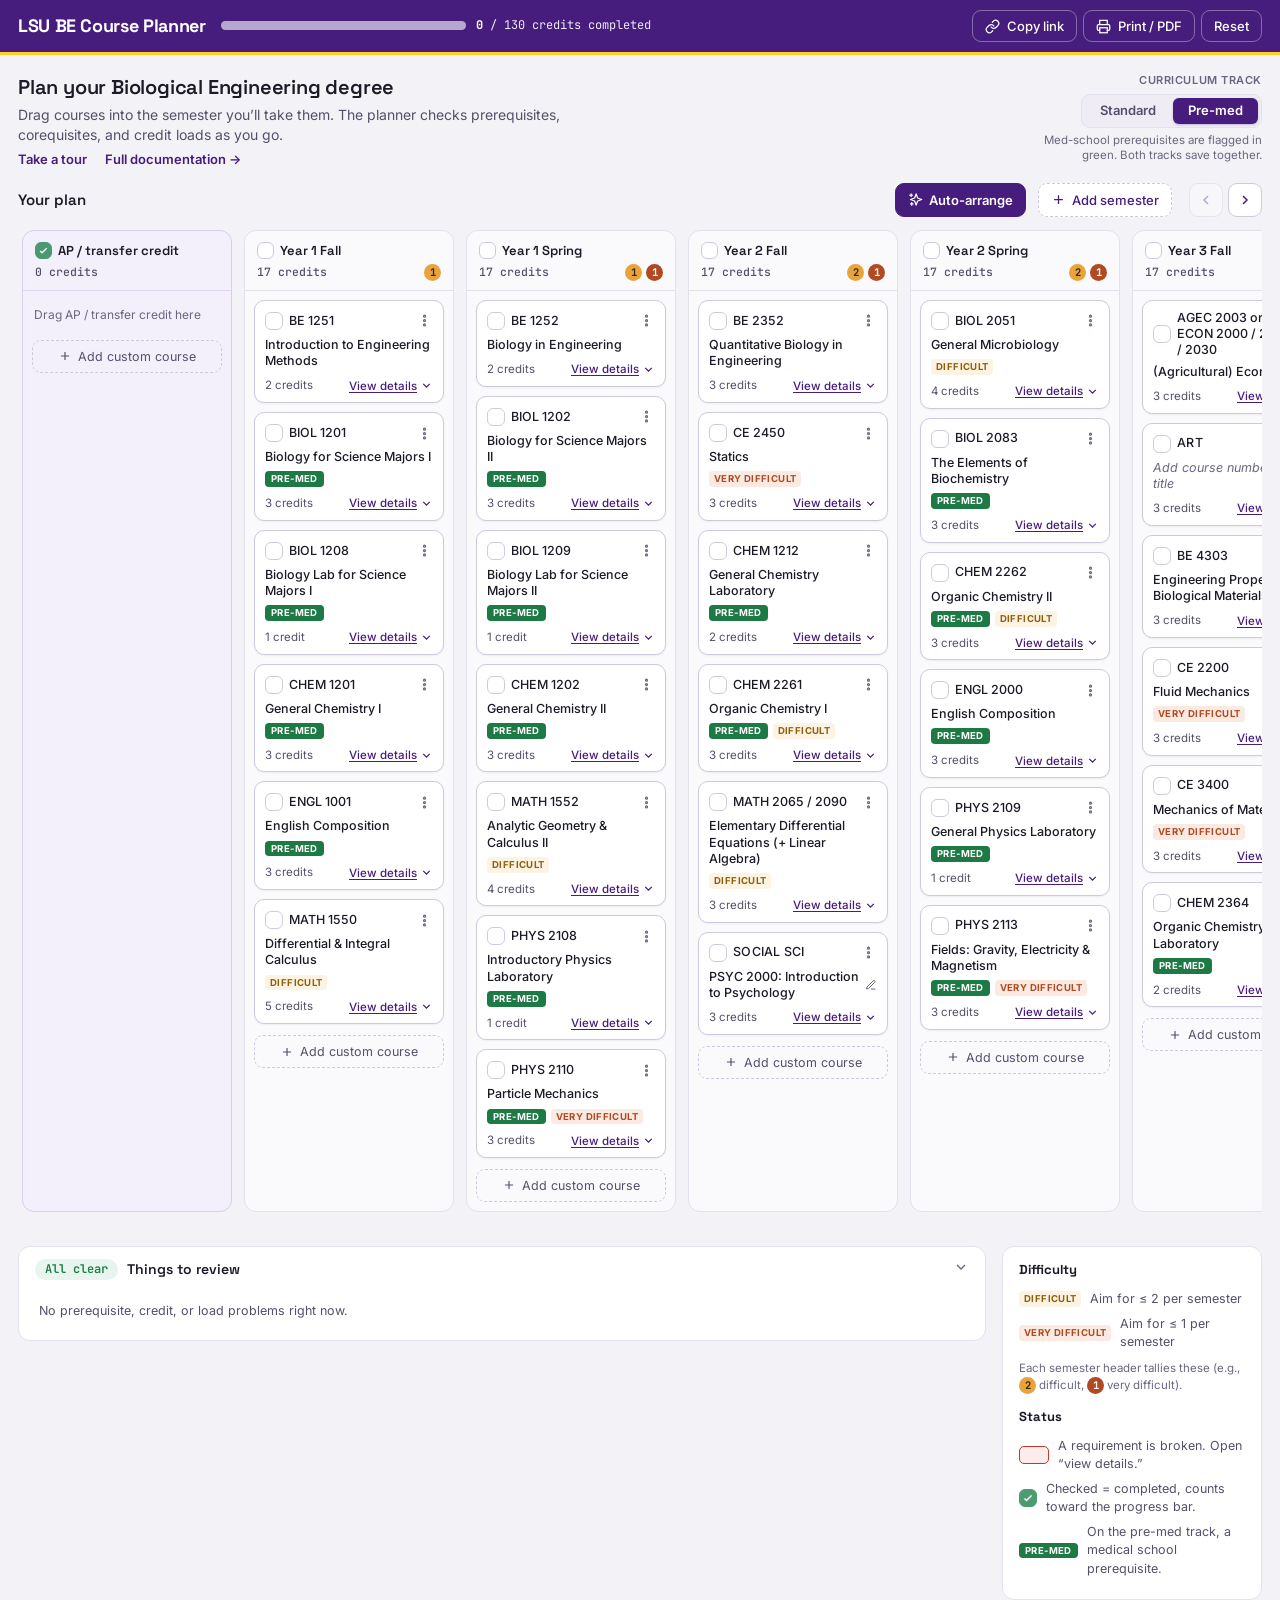
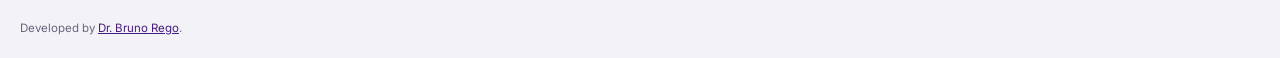
<file: premed.html>
<!DOCTYPE html>
<html lang="en">
<head>
<meta charset="utf-8">
<meta name="viewport" content="width=device-width, initial-scale=1">
<title>Pre-med planner moved — LSU BE Course Planner</title>
<meta name="robots" content="noindex">
<style>
  html,body{height:100%;margin:0;}
  body{font-family:'Inter',system-ui,-apple-system,'Segoe UI',Roboto,sans-serif;background:#f3f2f7;color:#1c1a26;
    display:flex;align-items:center;justify-content:center;text-align:center;padding:24px;}
  .card{max-width:460px;}
  h1{font-family:'Space Grotesk','Segoe UI',system-ui,sans-serif;font-weight:600;font-size:19px;margin:0 0 8px;letter-spacing:-.01em;}
  p{color:#55506a;font-size:14px;line-height:1.5;margin:0 0 16px;}
  a{display:inline-block;background:#461D7C;color:#fff;text-decoration:none;font-weight:600;font-size:14px;
    padding:10px 18px;border-radius:9px;}
  a:hover{background:#2f1457;}
  .small{font-size:12px;color:#6b6680;margin-top:14px;}
</style>
<script>
// The pre-med planner is now the "Pre-med" track inside the main planner.
// Forward any existing pre-med share link to index.html on the pre-med track,
// passing the ?data= payload through verbatim so it reaches the app exactly as a
// direct index.html?track=premed&data=… link would (the app migrates the old format).
(function(){
  try{
    var m=(window.location.search||'').match(/[?&]data=([^&]*)/);
    var dest='index.html?track=premed'+(m?('&data='+m[1]):'');
    window.location.replace(dest);
  }catch(e){ /* fall through to the manual link below */ }
})();
</script>
</head>
<body>
  <div class="card">
    <h1>The pre-med planner has moved</h1>
    <p>It’s now the <strong>Pre-med</strong> track inside the main course planner. You should be redirected automatically — your saved plan link is being carried over.</p>
    <p><a id="go" href="index.html?track=premed">Open the planner →</a></p>
    <p class="small">If you bookmarked this page, please update it to the main planner.</p>
  </div>
  <script>
    // Keep the manual link's payload intact too, in case the auto-redirect was blocked.
    (function(){
      try{
        var m=(window.location.search||'').match(/[?&]data=([^&]*)/);
        if(m){var a=document.getElementById('go');a.href='index.html?track=premed&data='+m[1];}
      }catch(e){}
    })();
  </script>
</body>
</html>
</file>
<file: styles.css>
:root{
  --ink:#1c1a26; --ink-soft:#55506a; --ink-faint:#6b6680;
  --purple:#461D7C; --purple-deep:#2f1457; --gold:#FDD023;
  --app-bg:#f3f2f7; --surface:#ffffff; --surface-2:#faf9fc;
  --line:#e4e1ec; --line-strong:#cfc9de;
  --hard-edge:#E8A33D; --hard-tint:#fcf3e3;
  --hardest-edge:#b14a22; --hardest-tint:#fbeae1;
  --bad-edge:#C0392B; --bad-tint:#fceceb; --ok:#2e8b57;
  --tile-w:210px;
  --shadow-sm:0 1px 2px rgba(28,26,38,.06);
  --shadow-md:0 8px 24px rgba(28,26,38,.13);
  --f-disp:'Space Grotesk','Segoe UI',system-ui,sans-serif;
  --f-body:'Inter',system-ui,-apple-system,'Segoe UI',Roboto,sans-serif;
  --f-mono:'JetBrains Mono',ui-monospace,'SF Mono',Menlo,monospace;
}
*{box-sizing:border-box;}
html,body{margin:0;}
body{font-family:var(--f-body);color:var(--ink);background:var(--app-bg);font-size:14px;line-height:1.45;-webkit-font-smoothing:antialiased;}
a{color:var(--purple);}
button{font-family:inherit;cursor:pointer;}
:focus-visible{outline:3px solid var(--gold);outline-offset:2px;border-radius:6px;}

/* top bar */
.topbar{position:sticky;top:0;z-index:60;background:var(--purple);color:#fff;border-bottom:3px solid var(--gold);padding:10px 18px;display:flex;align-items:center;gap:16px;flex-wrap:wrap;}
.brand{display:flex;align-items:baseline;gap:9px;}
.brand .mark{font-family:var(--f-disp);font-weight:700;letter-spacing:-.02em;font-size:18px;}
.prog{display:flex;align-items:center;gap:10px;flex:1 1 240px;max-width:430px;}
.track{position:relative;flex:1;height:9px;border-radius:99px;background:rgba(255,255,255,.22);overflow:hidden;}
.track .done{position:absolute;inset:0 auto 0 0;background:var(--gold);transition:width .25s;}
.track .plan{position:absolute;inset:0 auto 0 0;background:rgba(255,255,255,.5);transition:width .25s;}
.prog .lbl{font-family:var(--f-mono);font-size:12px;white-space:nowrap;color:#efeaf6;}
.prog .lbl b{color:#fff;}
.spacer{flex:1;}
.chip{font-family:var(--f-mono);font-size:11px;color:#e6dff2;display:inline-flex;align-items:center;gap:6px;min-width:70px;}
.chip .d{width:7px;height:7px;border-radius:99px;background:var(--gold);}
.chip.saving .d{background:#fff;animation:pulse 1s infinite;}
@keyframes pulse{50%{opacity:.3;}}
.acts{display:flex;gap:6px;flex-wrap:wrap;}
.btn{border:1px solid rgba(255,255,255,.35);border-radius:9px;padding:7px 12px;font-size:13px;font-weight:500;background:transparent;color:#fff;display:inline-flex;align-items:center;gap:7px;transition:background .14s,transform .06s;}
.btn:hover{background:rgba(255,255,255,.14);}
.btn:active{transform:translateY(1px);}
.btn svg{width:15px;height:15px;}

/* page */
.page{padding:18px;}
.intro{display:flex;justify-content:space-between;align-items:flex-start;gap:16px;flex-wrap:wrap;margin-bottom:14px;}
.intro h1{font-family:var(--f-disp);font-weight:600;font-size:20px;margin:0;letter-spacing:-.01em;}
.intro p{margin:3px 0 0;color:var(--ink-soft);max-width:62ch;}
.intro a{font-size:13px;}
.htoggle{background:none;border:none;color:var(--purple);font-weight:600;font-size:13px;padding:0;margin-top:5px;}
.doclink{text-decoration:none;margin-left:14px;}
.help{background:var(--surface);border:1px solid var(--line);border-radius:12px;padding:12px 18px;margin-bottom:16px;color:var(--ink-soft);font-size:13px;}
.help[hidden]{display:none;}
.help p{margin:6px 0;} .help strong{color:var(--ink);}
.sw{display:inline-block;padding:0 6px;border-radius:5px;font-weight:500;}

/* planner head */
.phead{display:flex;align-items:center;gap:12px;margin-bottom:9px;flex-wrap:wrap;}
.phead .t{font-family:var(--f-disp);font-weight:600;font-size:15px;}
.phead .h{color:var(--ink-faint);font-size:12px;}
.chev{width:34px;height:34px;border-radius:9px;border:1px solid var(--line-strong);background:var(--surface);color:var(--purple);display:grid;place-items:center;}
.chev:hover{background:var(--surface-2);} .chev:disabled{opacity:.35;cursor:default;}
.chev svg{width:16px;height:16px;}

/* ledger */
.ledger{display:flex;gap:12px;overflow-x:auto;overflow-y:visible;padding:4px 4px 16px;scroll-behavior:smooth;}
.col{flex:0 0 var(--tile-w);width:var(--tile-w);background:var(--surface-2);border:1px solid var(--line);border-radius:12px;display:flex;flex-direction:column;min-height:150px;transition:border-color .12s,background .12s,box-shadow .12s;}
.col.over .col-cr{color:var(--bad-edge);}
.col.drop{border-color:var(--purple);background:#f1ecfa;box-shadow:0 0 0 3px rgba(70,29,124,.12);}
.col.bank{background:#f4f0fb;border-color:#d9cdf0;}
.col-h{padding:11px 12px 9px;border-bottom:1px solid var(--line);position:relative;}
.col.bank .col-h{border-bottom-color:#e0d4f3;}
.col-name{font-family:var(--f-disp);font-weight:600;font-size:13px;line-height:1.2;display:flex;align-items:center;gap:6px;}
.col-name svg{width:14px;height:14px;color:var(--purple);}
.col-meta{display:flex;align-items:center;gap:8px;margin-top:5px;}
.col-cr{font-family:var(--f-mono);font-size:11.5px;color:var(--ink-soft);font-weight:500;}
.col-cr .lim{color:var(--ink-faint);}
.tcounts{display:inline-flex;gap:4px;margin-left:auto;align-items:center;}
.tcount{min-width:17px;height:17px;border-radius:9px;padding:0 5px;font-family:var(--f-mono);font-size:10.5px;font-weight:700;display:inline-flex;align-items:center;justify-content:center;}
.tcount.most{background:var(--hardest-edge);color:#fff;}
.tcount.avg{background:var(--hard-edge);color:#3d2700;}
.col-b{padding:9px;display:flex;flex-direction:column;gap:9px;flex:1;}

/* tiles */
.tile{background:var(--surface);border:1.5px solid var(--line-strong);border-radius:10px;padding:9px 10px 8px;position:relative;box-shadow:var(--shadow-sm);transition:box-shadow .12s,transform .06s,border-color .12s;cursor:grab;}
.tile:hover{box-shadow:var(--shadow-md);}
.tile.drag{opacity:.45;cursor:grabbing;}
.tile.flash{animation:flash 1.1s ease;}
@keyframes flash{0%,100%{box-shadow:var(--shadow-sm);}30%{box-shadow:0 0 0 4px var(--gold);}}
.tile.bad{border-color:var(--bad-edge);background:var(--bad-tint);}
.t-top{display:flex;align-items:center;gap:6px;}
.t-code{font-size:12.5px;font-weight:500;line-height:1.3;color:var(--ink);white-space:pre-line;}
.t-code.cat{text-transform:uppercase;letter-spacing:.02em;}
.t-diffrow{display:flex;flex-wrap:wrap;gap:5px;align-items:center;margin-top:6px;}
.t-dbadge{font-size:9.5px;font-weight:700;letter-spacing:.04em;text-transform:uppercase;border-radius:4px;padding:1px 5px;line-height:1.45;white-space:nowrap;}
.t-dbadge.avg{background:var(--hard-tint);color:#905f0d;}
.t-dbadge.most{background:var(--hardest-tint);color:var(--hardest-edge);}
.t-premed{font-size:9.5px;font-weight:700;letter-spacing:.04em;text-transform:uppercase;border-radius:4px;padding:1px 6px;line-height:1.45;white-space:nowrap;background:#1d7a45;color:#fff;}
.trackbox{display:flex;flex-direction:column;align-items:flex-end;gap:5px;}
.trackcap{font-size:11px;font-weight:600;letter-spacing:.05em;text-transform:uppercase;color:var(--ink-faint);}
.trackswitch{display:inline-flex;background:#efecf5;border:1px solid var(--line);border-radius:9px;padding:3px;gap:2px;}
.tsw{appearance:none;border:none;background:transparent;font:inherit;font-size:13px;font-weight:600;color:var(--ink-soft);padding:5px 15px;border-radius:6px;cursor:pointer;line-height:1.2;}
.tsw:hover{color:var(--ink);}
.tsw.on{background:var(--purple);color:#fff;box-shadow:0 1px 2px rgba(70,29,124,.25);}
.tracknote{font-size:11.5px;color:var(--ink-faint);max-width:240px;text-align:right;line-height:1.35;}
.t-menu{margin-left:auto;width:22px;height:22px;border:none;background:transparent;border-radius:6px;color:var(--ink-faint);display:grid;place-items:center;flex:0 0 auto;}
.t-menu:hover{background:#f0ecf6;color:var(--ink);}
.t-menu svg{width:15px;height:15px;}
.t-title{font-size:12.5px;font-weight:500;margin-top:5px;line-height:1.3;}
.t-title.editable{display:flex;align-items:center;gap:5px;background:none;border:none;padding:0;text-align:left;cursor:text;font-family:inherit;color:var(--ink);max-width:100%;}
.t-title.editable.empty .txt{color:var(--ink-faint);font-style:italic;font-weight:400;}
.t-title.editable .txt{min-width:0;}
.t-title.editable .pencil{width:12px;height:12px;flex:0 0 auto;color:var(--ink-faint);}
.t-title.editable:hover{color:var(--purple);} .t-title.editable:hover .pencil{color:var(--purple);}
.t-creditrow{display:flex;align-items:center;margin-top:8px;}
.t-credits{font-size:11.5px;color:var(--ink-soft);}
.t-note{font-size:11px;color:var(--ink-soft);margin-top:6px;line-height:1.35;border-left:2px solid var(--purple);padding-left:7px;white-space:pre-wrap;overflow-wrap:anywhere;}
.t-details-link{margin-left:auto;background:none;border:none;padding:0;color:var(--purple);font-size:11.5px;font-weight:500;cursor:pointer;display:inline-flex;align-items:center;gap:3px;flex:0 0 auto;}
.t-details-link .lk{text-decoration:underline;text-underline-offset:2px;}
.t-details-link .caret{width:13px;height:13px;transition:transform .15s;}
.t-details-link.open .caret{transform:rotate(180deg);}
.t-details-link:hover{color:var(--purple-deep);}
.t-info{margin-top:7px;border-top:1px dashed var(--line);padding-top:7px;font-size:11px;color:var(--ink-soft);display:none;}
.t-info.open{display:block;}
.t-info .r{margin:3px 0;} .t-info .r b{color:var(--ink);font-weight:600;}
.t-info .r b.v{background:var(--gold);color:var(--purple-deep);border-radius:3px;padding:0 3px;}
.tile .sn{color:var(--bad-edge);font-style:italic;font-size:11px;margin-top:6px;line-height:1.3;}

/* popover */
.pop{position:absolute;z-index:200;background:var(--surface);border:1px solid var(--line-strong);border-radius:10px;box-shadow:var(--shadow-md);padding:5px;min-width:170px;font-size:13px;}
.pop .gl{font-size:10px;text-transform:uppercase;letter-spacing:.08em;color:var(--ink-faint);padding:5px 8px 3px;}
.pop .it{width:100%;text-align:left;border:none;background:none;border-radius:7px;padding:7px 9px;display:flex;align-items:center;gap:8px;color:var(--ink);}
.pop .it:hover{background:var(--surface-2);} .pop .it[disabled]{color:var(--ink-faint);cursor:default;}
.pop .it[disabled]:hover{background:none;}
.pop .sc{max-height:240px;overflow-y:auto;}

/* footer */
.foot{display:flex;gap:16px;margin-top:18px;flex-wrap:wrap;align-items:flex-start;}
.issues{flex:1 1 420px;background:var(--surface);border:1px solid var(--line);border-radius:12px;overflow:hidden;}
.ih{display:flex;align-items:center;gap:9px;padding:12px 16px;cursor:pointer;}
.ih .p{font-family:var(--f-mono);font-size:12px;font-weight:600;border-radius:99px;padding:2px 10px;}
.ih .p.clear{background:#e7f5ee;color:#1d7a45;} .ih .p.bad{background:var(--bad-tint);color:var(--bad-edge);}
.ih .tt{font-family:var(--f-disp);font-weight:600;font-size:14px;}
.ih .c2{margin-left:auto;color:var(--ink-faint);transition:transform .15s;}
.issues.cl .c2{transform:rotate(-90deg);}
.ib{padding:0 10px 10px;} .issues.cl .ib{display:none;}
.iss{display:flex;gap:10px;align-items:flex-start;padding:9px 10px;border-radius:8px;border:1px solid transparent;cursor:pointer;}
.iss:hover{background:var(--surface-2);border-color:var(--line);}
.iss .ic{flex:0 0 auto;margin-top:1px;} .iss .ic.err{color:var(--bad-edge);} .iss .ic.warn{color:var(--hard-edge);}
.iss .tx{font-size:12.5px;} .iss .tx .w{font-family:var(--f-mono);font-size:11px;color:var(--ink-faint);}
.legend{flex:0 0 260px;background:var(--surface);border:1px solid var(--line);border-radius:12px;padding:14px 16px;font-size:12.5px;}
.legend h4{font-family:var(--f-disp);font-size:13px;margin:0 0 10px;}
.lg{display:flex;align-items:center;gap:9px;margin:7px 0;color:var(--ink-soft);}
.lg .sq{width:30px;height:18px;border-radius:5px;border:1.5px solid;flex:0 0 auto;display:grid;place-items:center;}
.lg .sq .dd{display:inline-flex;gap:2px;} .lg .sq .dd i{width:5px;height:5px;border-radius:99px;display:inline-block;}

/* toasts */
.toasts{position:fixed;left:50%;bottom:22px;transform:translateX(-50%);z-index:400;display:flex;flex-direction:column;gap:8px;align-items:center;}
.toast{background:var(--ink);color:#fff;border-radius:10px;padding:10px 14px;font-size:13px;display:flex;align-items:center;gap:14px;box-shadow:var(--shadow-md);animation:rise .2s ease;}
.toast button{background:none;border:none;color:var(--gold);font-weight:600;font-size:13px;}
@keyframes rise{from{transform:translateY(10px);opacity:0;}}

@media (max-width:680px){.prog{order:5;flex-basis:100%;max-width:none;}.legend{flex-basis:100%;}}
@media (prefers-reduced-motion:reduce){*{animation:none!important;transition:none!important;scroll-behavior:auto!important;}}
.credit-line{margin:20px 2px 4px;font-size:11.5px;color:var(--ink-faint);}
.t-printmeta{display:none;}   /* per-tile difficulty + credits line, shown only when printing */

@media print{
  @page{size:letter portrait;margin:.6in;}
  .topbar,.intro a,.htoggle,.help,.phead .chev,.t-menu,.t-details-link,.legend,.ih .c2,.toasts,.pop,.credit-line{display:none!important;}
  body{background:#fff;font-size:11px;} .page{padding:0;} .phead .h{display:none;}
  .ledger{display:block;overflow:visible;padding:0;}
  .col{width:100%!important;flex:none;break-inside:avoid;margin:0 0 10px;border:1px solid #bbb;background:#fff;min-height:0;}
  .col.bank{position:static;box-shadow:none;background:#f6f3fb;}
  .col-b{display:block;padding:6px 10px;} .col-h{padding:6px 10px;background:#f6f3fb;}
  .tile{box-shadow:none;border:1px solid #ccc;break-inside:avoid;margin:0 0 5px;display:flex;align-items:baseline;gap:8px;padding:5px 8px;background:#fff!important;}
  .tile.bad{outline:2px solid #C0392B;} .t-top{display:contents;} .t-creditrow,.t-diffrow,.t-note,.t-info{display:none;}
  .t-title{margin:0;} .t-code{background:none;padding:0;color:#000;}
  .t-printmeta{display:inline-block;margin-left:auto;font-family:var(--f-mono);font-size:10px;color:#444;white-space:nowrap;}
  .t-printmeta .pd{font-weight:700;}
  .t-printmeta .pd.avg{color:#b8860b;}   /* difficult — gold (matches the header tally) */
  .t-printmeta .pd.most{color:#b14a22;}  /* very difficult — red (matches the header tally) */
  .issues{border:1px solid #bbb;} .ib{display:block!important;}
}
/* add button + subtitles */
.col-add{margin-top:2px;border:1px dashed var(--line-strong);background:transparent;border-radius:9px;color:var(--ink-soft);font-size:12.5px;padding:8px;display:flex;align-items:center;justify-content:center;gap:6px;width:100%;transition:background .12s,color .12s,border-color .12s;}
.col-add:hover{background:var(--surface);color:var(--purple);border-color:var(--purple);}
.col-add svg{width:14px;height:14px;}
.tile.placeholder .t-credits{color:var(--ink-soft);}
.sub-input{width:100%;font-family:var(--f-body);font-size:11.5px;border:1px solid var(--purple);border-radius:6px;padding:3px 6px;margin-top:4px;}
.pop .it svg{width:14px;height:14px;color:var(--ink-faint);flex:0 0 auto;}
.pop .it.danger{color:var(--bad-edge);} .pop .it.danger:hover{background:var(--bad-tint);} .pop .it.danger svg{color:var(--bad-edge);}
.pop .sep{height:1px;background:var(--line);margin:4px 2px;}
/* dialog */
.overlay{position:fixed;inset:0;background:rgba(28,20,50,.42);z-index:300;display:grid;place-items:center;padding:18px;}
.dialog{background:var(--surface);border-radius:16px;width:min(440px,100%);box-shadow:var(--shadow-md);border-top:4px solid var(--gold);overflow:hidden;}
.dialog h3{font-family:var(--f-disp);font-weight:600;font-size:16px;margin:0;padding:16px 20px 4px;}
.dlg-body{padding:6px 20px 4px;}
.field{margin:12px 0;} .field label{display:block;font-size:12px;font-weight:600;color:var(--ink-soft);margin-bottom:5px;}
.field input,.field select{width:100%;border:1px solid var(--line-strong);border-radius:8px;padding:9px 10px;font-family:inherit;font-size:13.5px;color:var(--ink);background:#fff;}
.field input:focus,.field select:focus{border-color:var(--purple);outline:none;}
.field-err{color:var(--bad-edge);font-size:11.5px;margin:0 0 5px;display:none;}
.field-err.show{display:block;}
.field input.err,.field input.err:focus{border-color:var(--bad-edge);}
.field.inline{display:flex;gap:12px;} .field.inline>div{flex:1;}
.dlg-foot{display:flex;justify-content:flex-end;gap:8px;padding:12px 20px 18px;}
.btn2{border-radius:9px;padding:9px 15px;font-size:13.5px;font-weight:600;border:1px solid var(--line-strong);background:var(--surface);color:var(--ink-soft);}
.btn2:hover{background:var(--surface-2);}
.btn2.primary{background:var(--purple);border-color:var(--purple);color:#fff;} .btn2.primary:hover{background:var(--purple-deep);}
.col-del{position:absolute;top:7px;right:7px;width:22px;height:22px;border:none;background:transparent;color:var(--ink-faint);border-radius:6px;display:grid;place-items:center;opacity:.5;transition:opacity .12s,background .12s,color .12s;}
@media (hover:hover){.col-del{opacity:0;}.col:hover .col-del,.col-del:focus-visible{opacity:1;}}
.col-del:hover{background:#f0e6f6;color:var(--bad-edge);}
.col-del svg{width:13px;height:13px;}
.addterm{height:34px;border-radius:9px;border:1px dashed var(--line-strong);background:var(--surface);color:var(--purple);font-size:13px;font-weight:500;padding:0 12px;display:inline-flex;align-items:center;gap:6px;}
.addterm:hover{background:var(--surface-2);}
.addterm:disabled{opacity:.4;cursor:default;}
.addterm svg{width:15px;height:15px;}
.autobtn{border:1px solid var(--purple);background:var(--purple);color:#fff;font-weight:600;}
.autobtn:hover{background:var(--purple-deep);border-color:var(--purple-deep);}
.autobtn:disabled{opacity:1;}
.autobtn.busy{cursor:progress;background:var(--purple-deep);border-color:var(--purple-deep);}
.autobtn.busy svg{animation:spin 1s linear infinite;}
/* Stack the idle + busy labels in one grid cell so the label always reserves the WIDER of the two
   ("Auto-arrange"); the button width and the icon position then never shift when busy. Visibility,
   not display, swaps them, so the reserved width is kept either way. Scoped to .autobtn so the
   progress bar's own .lbl is untouched. */
.autobtn .lbl{display:inline-grid;}
.autobtn .lbl>span{grid-area:1/1;text-align:center;white-space:nowrap;}
.autobtn .lbl .lb{visibility:hidden;}
.autobtn.busy .lbl .li{visibility:hidden;}
.autobtn.busy .lbl .lb{visibility:visible;}
@keyframes spin{to{transform:rotate(360deg);}}
@media print{.col-del,.addterm,.col-add,.col-info,.sn{display:none!important;}}
.t-done{width:18px;height:18px;border-radius:6px;border:1.6px solid var(--line-strong);background:#fff;display:grid;place-items:center;flex:0 0 auto;color:#fff;padding:0;cursor:pointer;transition:background .12s,border-color .12s;}
.t-done:hover{border-color:var(--purple);}
.t-done.on,.t-done.locked{background:var(--ok);border-color:var(--ok);}
.t-done.locked{cursor:default;opacity:.85;}
.t-done svg{width:12px;height:12px;}
.t-done:not(.on):not(.locked) svg{display:none;}
.term-chk{width:17px;height:17px;}
.col-name .term-chk svg{width:11px;height:11px;color:#fff;}
.term-chk:disabled{opacity:.35;pointer-events:none;}
.tile.done{background:#f5f4f8;border-color:#e7e5f0;box-shadow:inset 3px 0 0 var(--ok);}
.tile.done:hover{box-shadow:inset 3px 0 0 var(--ok),var(--shadow-md);}
.legend .note{display:block;color:var(--ink-faint);font-size:11.5px;line-height:1.45;margin:9px 0;}
.t-noteind svg{width:13px;height:13px;}
.field textarea{width:100%;border:1px solid var(--line-strong);border-radius:8px;padding:9px 10px;font-family:inherit;font-size:13.5px;color:var(--ink);background:#fff;resize:vertical;min-height:60px;line-height:1.4;}
.field textarea:focus{border-color:var(--purple);outline:none;}
@media print{
  /* Completed checkmarks must print even with "background graphics" off — the on-screen
     green fill + white tick would otherwise vanish. Show a dark-green tick in a bordered box. */
  .t-done{align-self:center;}
  .t-done.on,.t-done.locked{background:#fff!important;border:1.5px solid #1a7f3c!important;color:#1a7f3c!important;-webkit-print-color-adjust:exact;print-color-adjust:exact;}
  .t-done.on svg,.t-done.locked svg,.col-name .term-chk.on svg{display:block!important;color:#1a7f3c!important;stroke:#1a7f3c!important;width:12px;height:12px;}
  /* Difficulty tallies are filled pills on screen; that fill drops out in print, leaving bare
     numbers. Render them as outlined, color-coded counts so the severity still reads (and stays
     legible if the PDF is later printed in black & white). */
  .tcount{background:#fff!important;border:1.3px solid currentColor;font-weight:700;-webkit-print-color-adjust:exact;print-color-adjust:exact;}
  .tcount.avg{color:#b8860b!important;}   /* difficult — gold */
  .tcount.most{color:#b14a22!important;}  /* very difficult — red */
}
.col-info{width:18px;height:18px;border:none;background:none;padding:0;color:var(--bad-edge);display:inline-grid;place-items:center;cursor:pointer;flex:0 0 auto;margin-left:-2px;}
.col-info:hover{color:var(--purple);}
.col-info svg{width:15px;height:15px;}
.t-info .warn-note b{color:var(--hardest-edge);}

/* ===== guided tour ===== */
.tour-root{position:fixed;inset:0;z-index:9000;}
.tour-root.dim{background:rgba(28,26,38,.6);}
.tour-spot{position:fixed;border-radius:10px;box-shadow:0 0 0 9999px rgba(28,26,38,.6);outline:2px solid var(--gold);outline-offset:2px;pointer-events:none;}
.tour-pop{position:fixed;z-index:2;width:min(320px,calc(100vw - 28px));background:var(--surface);border:1px solid var(--line-strong);border-radius:14px;box-shadow:var(--shadow-md);padding:15px 17px;}
.tour-pop-step{font-family:var(--f-mono);font-size:11px;letter-spacing:.1em;color:var(--ink-faint);}
.tour-pop-title{font-family:var(--f-disp);font-weight:600;font-size:16px;line-height:1.2;margin:5px 0 6px;color:var(--ink);}
.tour-pop-body{font-size:13.5px;line-height:1.55;color:var(--ink-soft);margin:0;}
.tour-pop-body strong{color:var(--ink);font-weight:600;}
.tour-pop-nav{display:flex;align-items:center;gap:8px;margin-top:14px;}
.tour-pop-nav .tour-grow{flex:1;}
.tour-pop-nav button{font-family:var(--f-body);font-size:13px;font-weight:500;border-radius:8px;padding:6px 13px;border:1px solid var(--line-strong);background:var(--surface);color:var(--ink-soft);cursor:pointer;}
.tour-pop-nav button:hover{background:var(--surface-2);}
.tour-pop-nav .tour-skip{border-color:transparent;background:none;color:var(--ink-faint);padding:6px 6px;}
.tour-pop-nav .tour-skip:hover{background:none;color:var(--ink-soft);}
.tour-pop-nav .tour-next{background:var(--purple);border-color:var(--purple);color:#fff;}
.tour-pop-nav .tour-next:hover{background:var(--purple-deep);}

/* ===== confirm modal ===== */
.modal-root{position:fixed;inset:0;z-index:9000;background:rgba(28,26,38,.6);display:flex;align-items:center;justify-content:center;padding:20px;}
.modal-card{width:min(360px,calc(100vw - 40px));background:var(--surface);border:1px solid var(--line-strong);border-radius:14px;box-shadow:var(--shadow-md);padding:20px 22px;}
.modal-title{font-family:var(--f-disp);font-weight:600;font-size:17px;line-height:1.2;margin:0 0 8px;color:var(--ink);}
.modal-msg{font-size:13.5px;line-height:1.55;color:var(--ink-soft);margin:0 0 18px;}
.modal-acts{display:flex;justify-content:flex-end;gap:9px;}
.modal-btn{font-family:var(--f-body);font-size:13px;font-weight:500;border-radius:8px;padding:8px 16px;border:1px solid var(--line-strong);background:var(--surface);color:var(--ink-soft);cursor:pointer;}
.modal-btn:hover{background:var(--surface-2);}
.modal-go{background:var(--purple);border-color:var(--purple);color:#fff;}
.modal-go:hover{background:var(--purple-deep);}
.modal-go.danger{background:var(--bad-edge);border-color:var(--bad-edge);color:#fff;}
.modal-go.danger:hover{filter:brightness(.93);}
</file>
